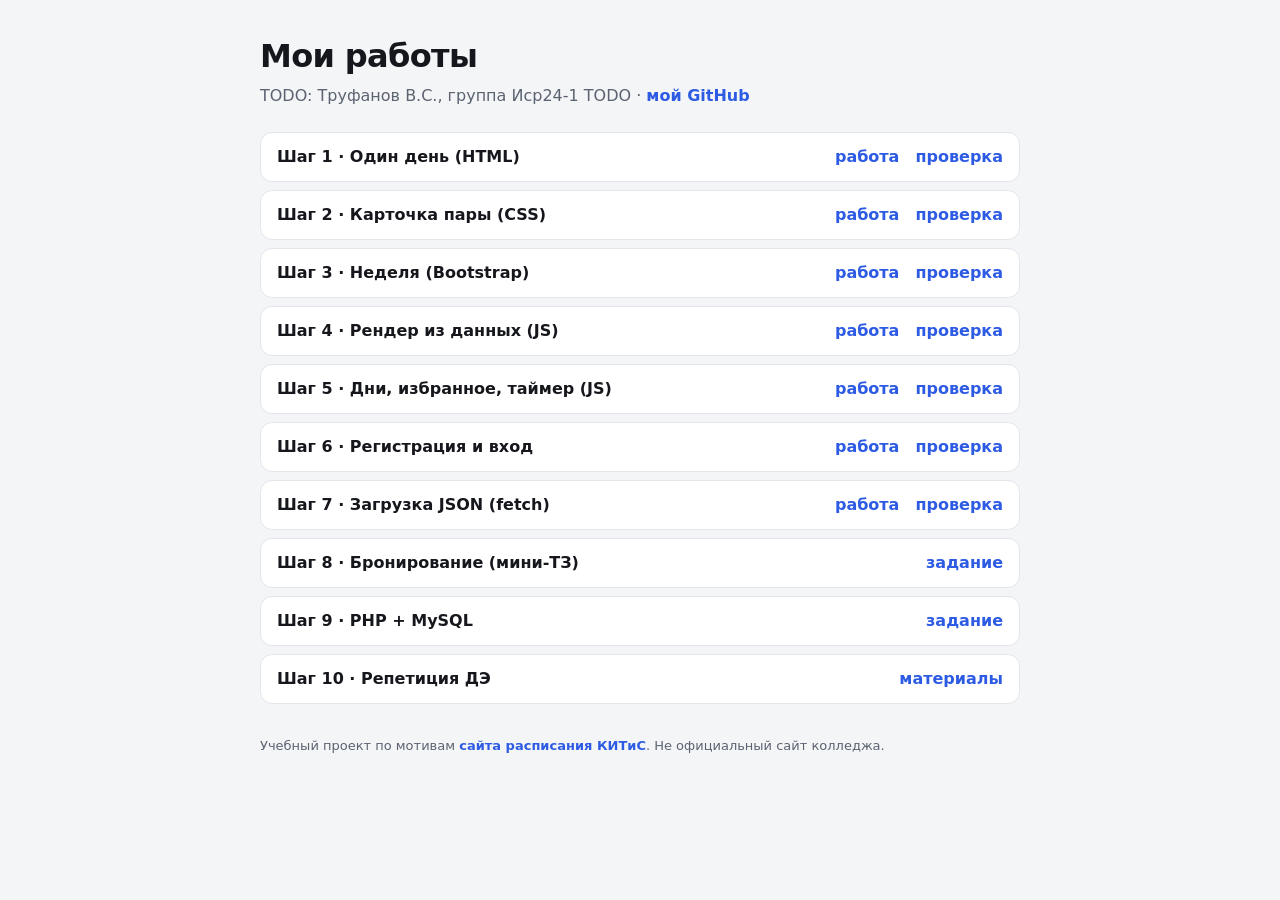
<file: index.html>
<!doctype html>
<html lang="ru">
<head>
  <meta charset="utf-8">
  <meta name="viewport" content="width=device-width, initial-scale=1">
  <!-- TODO (шаг 0): замени заголовок на «Расписание КИТиС · работы <Твоя фамилия>» -->
  <title>Мои работы · КИТиС-ДЭ</title>
  <style>
    body { margin: 0; background: #F4F5F7; color: #15171C; font: 16px/1.5 system-ui, -apple-system, 'Segoe UI', sans-serif; }
    main { max-width: 760px; margin: 0 auto; padding: 32px 16px 64px; }
    h1 { font-size: 32px; letter-spacing: -0.02em; margin: 0 0 4px; }
    .who { color: #5B6270; margin: 0 0 24px; }
    ul { list-style: none; padding: 0; display: grid; gap: 8px; }
    li { background: #fff; border: 1px solid #E3E6EB; border-radius: 12px; padding: 12px 16px; display: flex; flex-wrap: wrap; gap: 8px 16px; align-items: center; }
    li b { flex: 1 1 260px; }
    a { color: #2D5BE3; text-decoration: none; font-weight: 600; }
    a:hover { text-decoration: underline; }
    footer { color: #5B6270; font-size: 13px; margin-top: 32px; }
  </style>
</head>
<body>
<main>
  <h1>Мои работы</h1>
  <!-- TODO (шаг 0): впиши свои фамилию, имя и группу -->
  <p class="who">TODO: Труфанов В.С., группа Иср24-1 TODO · <a href="https://github.com/dinvinchester1982-maker">мой GitHub</a></p>

  <ul>
    <li><b>Шаг 1 · Один день (HTML)</b> <a href="steps/step-01-html/index.html">работа</a> <a href="steps/step-01-html/check.html">проверка</a></li>
    <li><b>Шаг 2 · Карточка пары (CSS)</b> <a href="steps/step-02-css/index.html">работа</a> <a href="steps/step-02-css/check.html">проверка</a></li>
    <li><b>Шаг 3 · Неделя (Bootstrap)</b> <a href="steps/step-03-bootstrap/index.html">работа</a> <a href="steps/step-03-bootstrap/check.html">проверка</a></li>
    <li><b>Шаг 4 · Рендер из данных (JS)</b> <a href="steps/step-04-js-data/index.html">работа</a> <a href="steps/step-04-js-data/check.html">проверка</a></li>
    <li><b>Шаг 5 · Дни, избранное, таймер (JS)</b> <a href="steps/step-05-js-events/index.html">работа</a> <a href="steps/step-05-js-events/check.html">проверка</a></li>
    <li><b>Шаг 6 · Регистрация и вход</b> <a href="steps/step-06-forms/index.html">работа</a> <a href="steps/step-06-forms/check.html">проверка</a></li>
    <li><b>Шаг 7 · Загрузка JSON (fetch)</b> <a href="steps/step-07-fetch/index.html">работа</a> <a href="steps/step-07-fetch/check.html">проверка</a></li>
    <li><b>Шаг 8 · Бронирование (мини-ТЗ)</b> <a href="steps/step-08-mini-tz/README.md">задание</a></li>
    <li><b>Шаг 9 · PHP + MySQL</b> <a href="steps/step-09-php-mysql/README.md">задание</a></li>
    <li><b>Шаг 10 · Репетиция ДЭ</b> <a href="steps/step-10-mock-exam/README.md">материалы</a></li>
  </ul>

  <footer>Учебный проект по мотивам <a href="https://berezovskija124-ctrl.github.io/kitis/desktop.html">сайта расписания КИТиС</a>. Не официальный сайт колледжа.</footer>
</main>
</body>
</html>
</file>
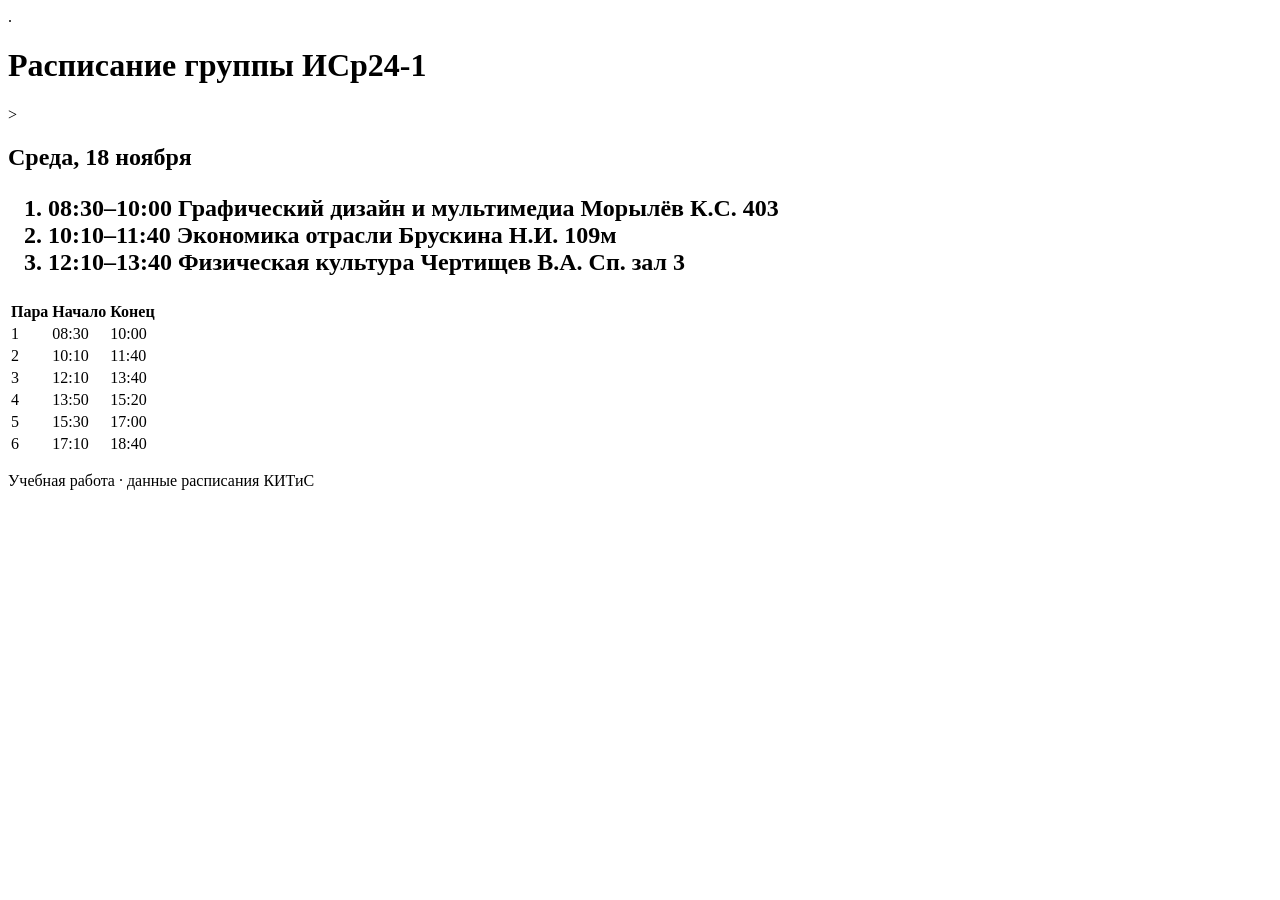
<file: steps/step-01-html/index.html>
<!doctype html>
<html lang="ru">
<head>
<meta charset="utf-8">
<meta name="viewport" content="width=device-width, initial-scale=1">
<title> Расписание ИСр24-1 · среда</title>.
</head>
<body>

<header> <h1>Расписание группы ИСр24-1</h1> >

<main>
  <section>
    <h2>
      Среда, 18 ноября
      <ol>
        <li>  
          <time>08:30–10:00</time>
          Графический дизайн и мультимедиа	Морылёв К.С.	403</li>
        <li>
          <time>10:10–11:40</time>
          Экономика отрасли	Брускина Н.И.	109м</li>
        <li>
          <time>12:10–13:40</time>
          Физическая культура	Чертищев В.А.	Сп. зал 3</li>
      </ol>
    </h2>
  </section>
  <table>
    <thead>
      <tr>
        <th> Пара </th>
        <th> Начало </th>
        <th> Конец </th>
      </tr>
    </thead>
    <tbody>
      <tr>
        <td>1</td>
        <td>08:30</td>
        <td>10:00</td>
      </tr>
      <tr>
        <td>2</td>
        <td>10:10</td>
        <td>11:40</td>
      </tr>
      <tr>
        <td>3</td>
        <td>12:10</td>
        <td>13:40</td>
      </tr>
      <tr>
        <td>4</td>
        <td>13:50</td>
        <td>15:20</td>
      </tr>
      <tr>
        <td>5</td>
        <td>15:30</td>
        <td>17:00</td>
      </tr>
      <tr>
        <td>6</td>
        <td>17:10</td>
        <td>18:40</td>
      </tr>
    </tbody>
  </table>
</main>

<footer>
  <p>Учебная работа · данные расписания КИТиС</p>
</footer>

</body>
</html>
</file>
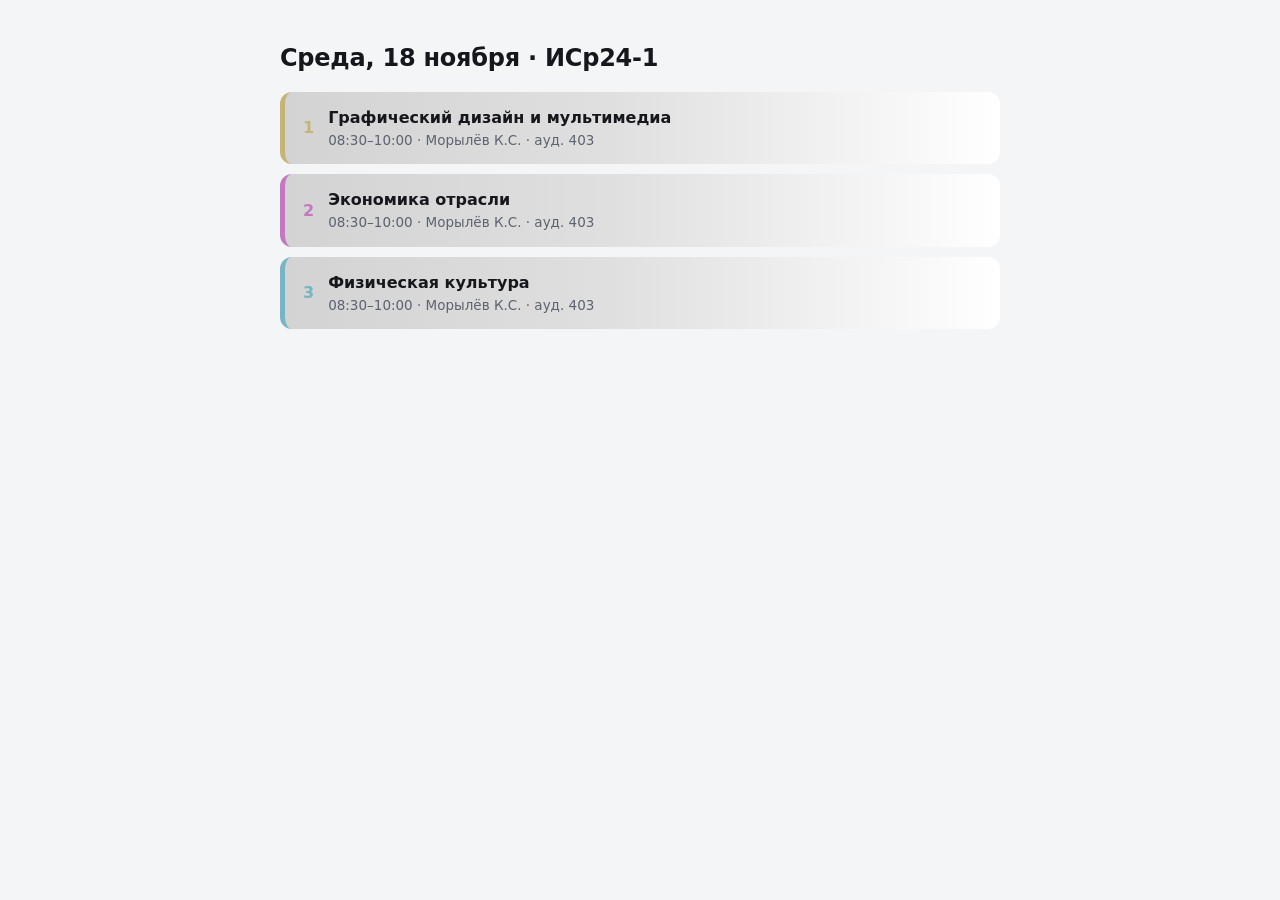
<file: steps/step-02-css/index.html>
<!doctype html>
<html lang="ru">
<head>
<meta charset="utf-8">
<meta name="viewport" content="width=device-width, initial-scale=1">
<title>Шаг 2 · Карточка пары</title>
<link rel="stylesheet" href="style.css">
</head>
<body>
<main>
<h1>Среда, 18 ноября · ИСр24-1</h1>

<div class="lessons">
    <div class="lesson-card" style="--subject-color:#c4b478">
    <span class="lesson-num">1</span>
    <div class="lesson-body">
      <div class="lesson-subject">Графический дизайн и мультимедиа</div>
      <div class="lesson-meta">08:30–10:00 · Морылёв К.С. · ауд. 403</div>
    </div>
  </div>
    <div class="lesson-card" style="--subject-color:#c478c2">
    <span class="lesson-num">2</span>
    <div class="lesson-body">
      <div class="lesson-subject">Экономика отрасли</div>
      <div class="lesson-meta">08:30–10:00 · Морылёв К.С. · ауд. 403</div>
    </div>
  </div>
    <div class="lesson-card" style="--subject-color:#78b5c4">
    <span class="lesson-num">3</span>
    <div class="lesson-body">
      <div class="lesson-subject">Физическая культура</div>
      <div class="lesson-meta">08:30–10:00 · Морылёв К.С. · ауд. 403</div>
    </div>
  </div>

    <style>
      .lessons { gap: 10px }
      .lesson-card { display: flex; align-items: center; gap: 14px; 
      border-left: 5px solid var(--subject-color); border-radius: 12px; padding: 14px 18px;
      background: linear-gradient(90deg,  #d3d3d3 0%,  #dfdfdf 45%, #FFFFFF 100%);}
      .lesson-num {40×40px, border-radius: 10px, #FFFFFF, border: 1px solid #E3E6EB;
      color: var(--subject-color); font-weight: 700;}
      
    </style>
</div>

</main>
</body>
</html>
</file>
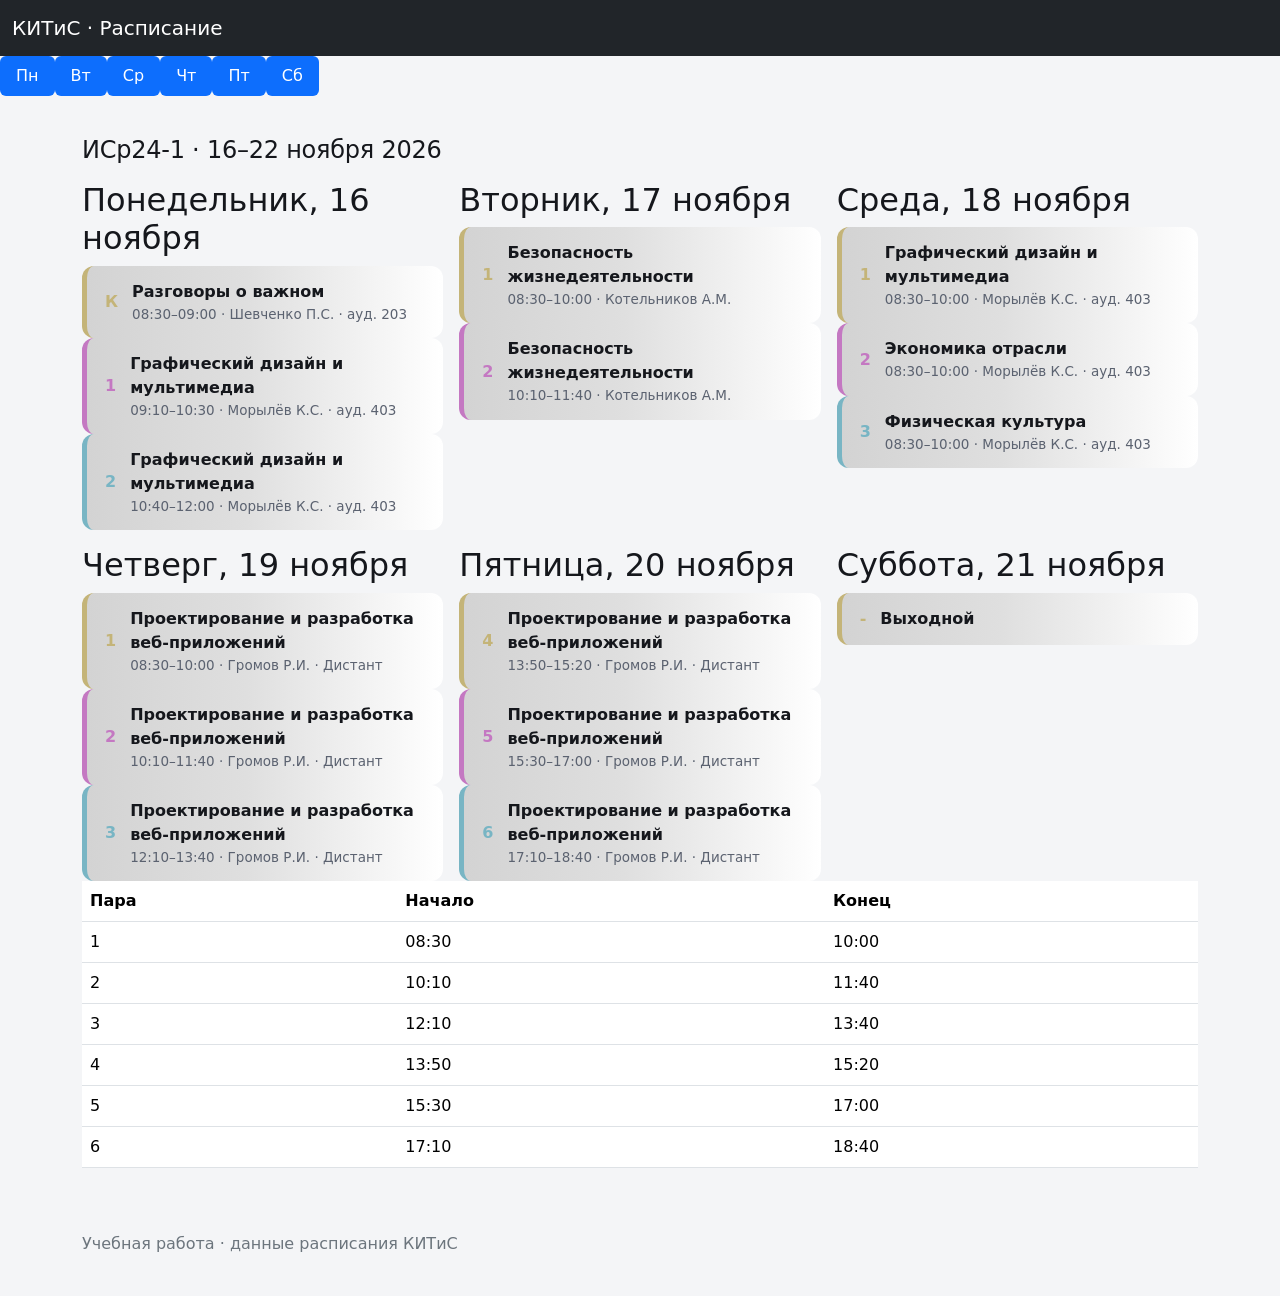
<file: steps/step-03-bootstrap/index.html>
<!doctype html>
<html lang="ru">
<head>
<meta charset="utf-8">
<meta name="viewport" content="width=device-width, initial-scale=1">
<title>Шаг 3 · Неделя на Bootstrap</title>
<link rel="stylesheet" href="vendor/bootstrap.min.css">
<link rel="stylesheet" href="style.css">
</head>
<body>


<nav class="navbar navbar-dark bg-dark">
  <div class="container-fluid">
    <span class="navbar-brand">КИТиС · Расписание</span>
  </div>
</nav>

  <ul class="nav nav-pills">
    <li class="nav-item"><a class="nav-link active" href="#">Пн</a></li>
    <li class="nav-item"><a class="nav-link active" href="#">Вт</a></li>
    <li class="nav-item"><a class="nav-link active" href="#">Ср</a></li>
    <li class="nav-item"><a class="nav-link active" href="#">Чт</a></li>
    <li class="nav-item"><a class="nav-link active" href="#">Пт</a></li>
    <li class="nav-item"><a class="nav-link active" href="#">Сб</a></li>
  </ul>


<main class="container">
  <h1 class="my-3">ИСр24-1 · 16–22 ноября 2026</h1>

  <div class="row g-3">
    <div class="col-12 col-md-6 col-xl-4 day-card">
      <h2>Понедельник, 16 ноября</h2>
<div class="lessons">
    <div class="lesson-card" style="--subject-color:#c4b478">
    <span class="lesson-num">К</span>
    <div class="lesson-body">
      <div class="lesson-subject">Разговоры о важном</div>
      <div class="lesson-meta">08:30–09:00 · Шевченко П.С. · ауд. 203</div>
    </div>
  </div>
    <div class="lesson-card" style="--subject-color:#c478c2">
    <span class="lesson-num">1</span>
    <div class="lesson-body">
      <div class="lesson-subject">Графический дизайн и мультимедиа</div>
      <div class="lesson-meta">09:10–10:30 · Морылёв К.С. · ауд. 403</div>
    </div>
  </div>
    <div class="lesson-card" style="--subject-color:#78b5c4">
    <span class="lesson-num">2</span>
    <div class="lesson-body">
      <div class="lesson-subject">Графический дизайн и мультимедиа</div>
      <div class="lesson-meta">10:40–12:00 · Морылёв К.С. · ауд. 403</div>
    </div>
  </div>
</div>
    </div>
    <div class="col-12 col-md-6 col-xl-4 day-card">
      <h2>Вторник, 17 ноября</h2>
<div class="lessons">
    <div class="lesson-card" style="--subject-color:#c4b478">
    <span class="lesson-num">1</span>
    <div class="lesson-body">
      <div class="lesson-subject">Безопасность жизнедеятельности</div>
      <div class="lesson-meta">08:30–10:00 · Котельников А.М.</div>
    </div>
  </div>
    <div class="lesson-card" style="--subject-color:#c478c2">
    <span class="lesson-num">2</span>
    <div class="lesson-body">
      <div class="lesson-subject">Безопасность жизнедеятельности</div>
      <div class="lesson-meta">10:10–11:40 · Котельников А.М.</div>
    </div>
  </div>
</div>
    </div>
    <div class="col-12 col-md-6 col-xl-4 day-card">
      <h2>Среда, 18 ноября</h2>
<div class="lessons">
    <div class="lesson-card" style="--subject-color:#c4b478">
    <span class="lesson-num">1</span>
    <div class="lesson-body">
      <div class="lesson-subject">Графический дизайн и мультимедиа</div>
      <div class="lesson-meta">08:30–10:00 · Морылёв К.С. · ауд. 403</div>
    </div>
  </div>
    <div class="lesson-card" style="--subject-color:#c478c2">
    <span class="lesson-num">2</span>
    <div class="lesson-body">
      <div class="lesson-subject">Экономика отрасли</div>
      <div class="lesson-meta">08:30–10:00 · Морылёв К.С. · ауд. 403</div>
    </div>
  </div>
    <div class="lesson-card" style="--subject-color:#78b5c4">
    <span class="lesson-num">3</span>
    <div class="lesson-body">
      <div class="lesson-subject">Физическая культура</div>
      <div class="lesson-meta">08:30–10:00 · Морылёв К.С. · ауд. 403</div>
    </div>
  </div>
</div>
    </div>
    <div class="col-12 col-md-6 col-xl-4 day-card">
      <h2>Четверг, 19 ноября</h2>
<div class="lessons">
    <div class="lesson-card" style="--subject-color:#c4b478">
    <span class="lesson-num">1</span>
    <div class="lesson-body">
      <div class="lesson-subject">Проектирование и разработка веб-приложений</div>
      <div class="lesson-meta">08:30–10:00 · Громов Р.И. · Дистант</div>
    </div>
  </div>
    <div class="lesson-card" style="--subject-color:#c478c2">
    <span class="lesson-num">2</span>
    <div class="lesson-body">
      <div class="lesson-subject">Проектирование и разработка веб-приложений</div>
      <div class="lesson-meta">10:10–11:40 · Громов Р.И. · Дистант</div>
    </div>
  </div>
    <div class="lesson-card" style="--subject-color:#78b5c4">
    <span class="lesson-num">3</span>
    <div class="lesson-body">
      <div class="lesson-subject">Проектирование и разработка веб-приложений</div>
      <div class="lesson-meta">12:10–13:40 · Громов Р.И. · Дистант</div>
    </div>
  </div>
</div>
    </div>
    <div class="col-12 col-md-6 col-xl-4 day-card">
      <h2>Пятница, 20 ноября</h2>
<div class="lessons">
    <div class="lesson-card" style="--subject-color:#c4b478">
    <span class="lesson-num">4</span>
    <div class="lesson-body">
      <div class="lesson-subject"> Проектирование и разработка веб-приложений </div>
      <div class="lesson-meta">13:50–15:20 · Громов Р.И. · Дистант</div>
    </div>
  </div>
    <div class="lesson-card" style="--subject-color:#c478c2">
    <span class="lesson-num">5</span>
    <div class="lesson-body">
      <div class="lesson-subject"> Проектирование и разработка веб-приложений </div>
      <div class="lesson-meta">15:30–17:00 · Громов Р.И. · Дистант</div>
    </div>
  </div>
    <div class="lesson-card" style="--subject-color:#78b5c4">
    <span class="lesson-num">6</span>
    <div class="lesson-body">
      <div class="lesson-subject"> Проектирование и разработка веб-приложений </div>
      <div class="lesson-meta">17:10–18:40 · Громов Р.И. · Дистант</div>
    </div>
  </div>
</div>
    </div>
    <div class="col-12 col-md-6 col-xl-4 day-card">
      <h2>Суббота, 21 ноября</h2>
<div class="lessons">
    <div class="lesson-card" style="--subject-color:#c4b478">
    <span class="lesson-num">-</span>
    <div class="lesson-body">
      <div class="lesson-subject">Выходной</div>
      <div class="lesson-meta"></div>
    </div>
  </div>
</div>
    </div>
  </div>

  <table class="table">
    <thead><tr><th>Пара</th><th>Начало</th><th>Конец</th></tr></thead>
    <tbody>
      <tr>
        <td>1</td>
        <td>08:30</td>
        <td>10:00</td>
      </tr>
      <tbody>
      <tr>
        <td>2</td>
        <td>10:10</td>
        <td>11:40</td>
      </tr>
            <tr>
        <td>3</td>
        <td>12:10</td>
        <td>13:40</td>
      </tr>
            <tr>
        <td>4</td>
        <td>13:50</td>
        <td>15:20</td>
      </tr>
            <tr>
        <td>5</td>
        <td>15:30</td>
        <td>17:00</td>
      </tr>
            <tr>
        <td>6</td>
        <td>17:10</td>
        <td>18:40</td>
      </tr>
      
  </table>
</main>

<footer class="container py-4">
  <p class="text-secondary">Учебная работа · данные расписания КИТиС</p>
</footer>

</body>
</html>
</file>
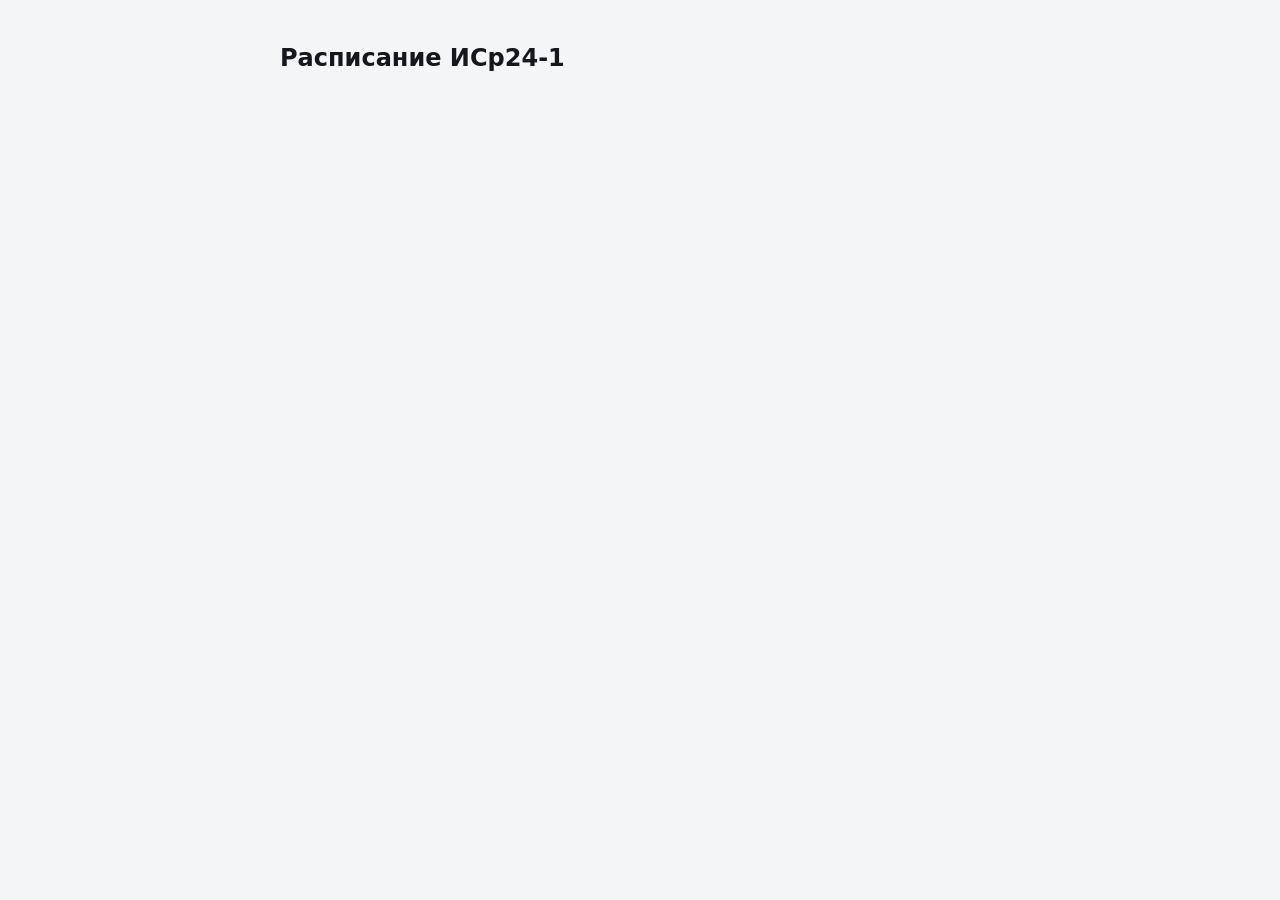
<file: steps/step-04-js-data/index.html>
<!doctype html>
<html lang="ru">
<head>
<meta charset="utf-8">
<meta name="viewport" content="width=device-width, initial-scale=1">
<title>Шаг 4 · Рендер дня из данных</title>
<link rel="stylesheet" href="style.css">
<!-- Данные: после подключения доступен глобальный объект SCHEDULE -->
<script src="../../data/schedule.js"></script>
</head>
<body>
<main>
<h1>Расписание ИСр24-1</h1>
<!-- Сюда renderDay() рисует день -->
<div id="app"></div>
</main>
<!-- Обычный скрипт, НЕ type="module": renderDay должна быть глобальной -->
<script src="script.js"></script>
</body>
</html>
</file>
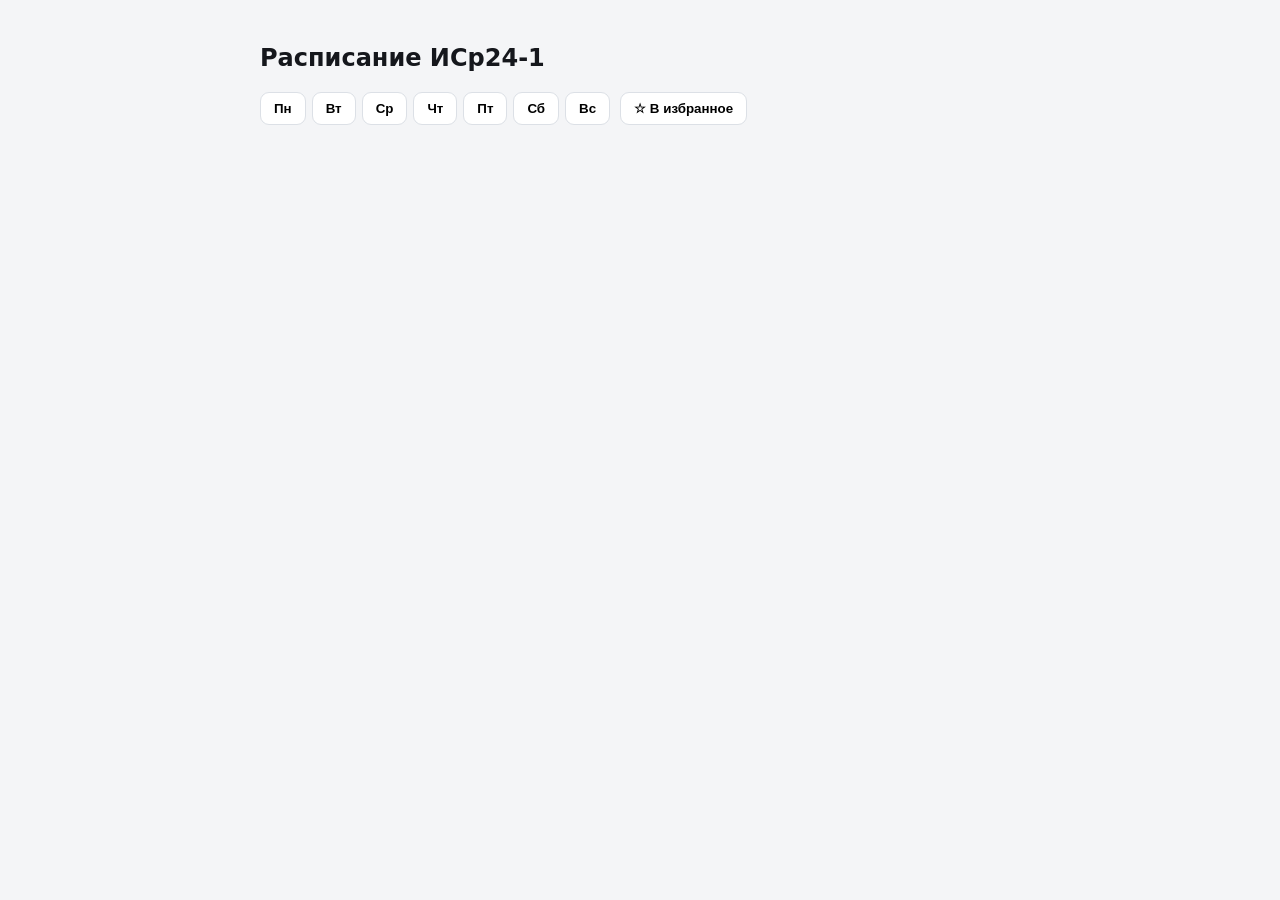
<file: steps/step-05-js-events/index.html>
<!doctype html>
<html lang="ru">
<head>
<meta charset="utf-8">
<meta name="viewport" content="width=device-width, initial-scale=1">
<title>Шаг 5 · Дни, избранное, таймер</title>
<link rel="stylesheet" href="style.css">
<script src="../../data/schedule.js"></script>
</head>
<body>
<main>
<h1>Расписание ИСр24-1</h1>

<div class="toolbar">
  <div class="days">
    <button class="day-btn" data-day="0">Пн</button>
    <button class="day-btn" data-day="1">Вт</button>
    <button class="day-btn" data-day="2">Ср</button>
    <button class="day-btn" data-day="3">Чт</button>
    <button class="day-btn" data-day="4">Пт</button>
    <button class="day-btn" data-day="5">Сб</button>
    <button class="day-btn" data-day="6">Вс</button>
  </div>
  <button id="fav-btn" aria-pressed="false">☆ В избранное</button>
  <span id="timer"></span>
</div>

<div id="app"></div>
</main>
<script src="script.js"></script>
</body>
</html>
</file>
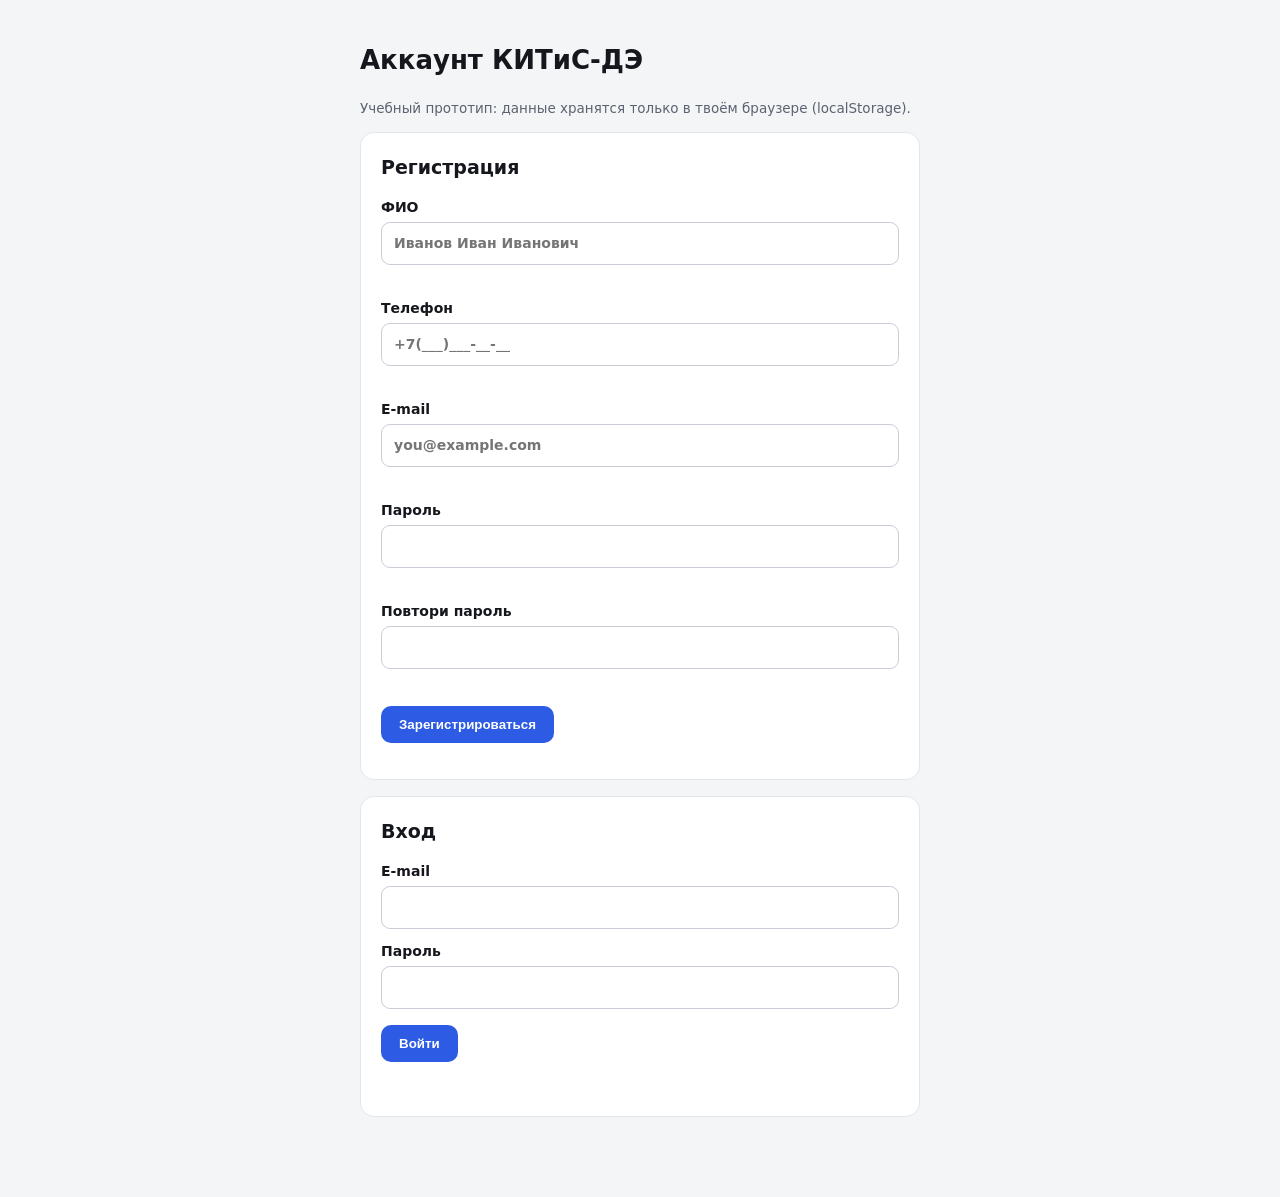
<file: steps/step-06-forms/index.html>
<!doctype html>
<html lang="ru">
<head>
<meta charset="utf-8">
<meta name="viewport" content="width=device-width, initial-scale=1">
<title>Шаг 6 · Регистрация и вход</title>
<link rel="stylesheet" href="style.css">
</head>
<body>
<main>
<h1>Аккаунт КИТиС-ДЭ</h1>
<p class="note">Учебный прототип: данные хранятся только в твоём браузере (localStorage).</p>

<section>
<h2>Регистрация</h2>
<form id="reg-form" novalidate>
  <label>ФИО
    <input id="fio" name="fio" type="text" placeholder="Иванов Иван Иванович" autocomplete="name">
  </label>
  <span class="field-error" data-error-for="fio"></span>

  <label>Телефон
    <input id="phone" name="phone" type="tel" placeholder="+7(___)___-__-__" autocomplete="tel">
  </label>
  <span class="field-error" data-error-for="phone"></span>

  <label>E-mail
    <input id="email" name="email" type="email" placeholder="you@example.com" autocomplete="email">
  </label>
  <span class="field-error" data-error-for="email"></span>

  <label>Пароль
    <input id="password" name="password" type="password" autocomplete="new-password">
  </label>
  <span class="field-error" data-error-for="password"></span>

  <label>Повтори пароль
    <input id="password2" name="password2" type="password" autocomplete="new-password">
  </label>
  <span class="field-error" data-error-for="password2"></span>

  <button type="submit">Зарегистрироваться</button>
  <p id="reg-success" class="success"></p>
</form>
</section>

<section>
<h2>Вход</h2>
<form id="login-form" novalidate>
  <label>E-mail
    <input id="login-email" type="email" autocomplete="email">
  </label>
  <label>Пароль
    <input id="login-password" type="password" autocomplete="current-password">
  </label>
  <button type="submit">Войти</button>
  <p id="login-error" class="field-error"></p>
</form>
</section>
</main>
<script src="script.js"></script>
</body>
</html>
</file>
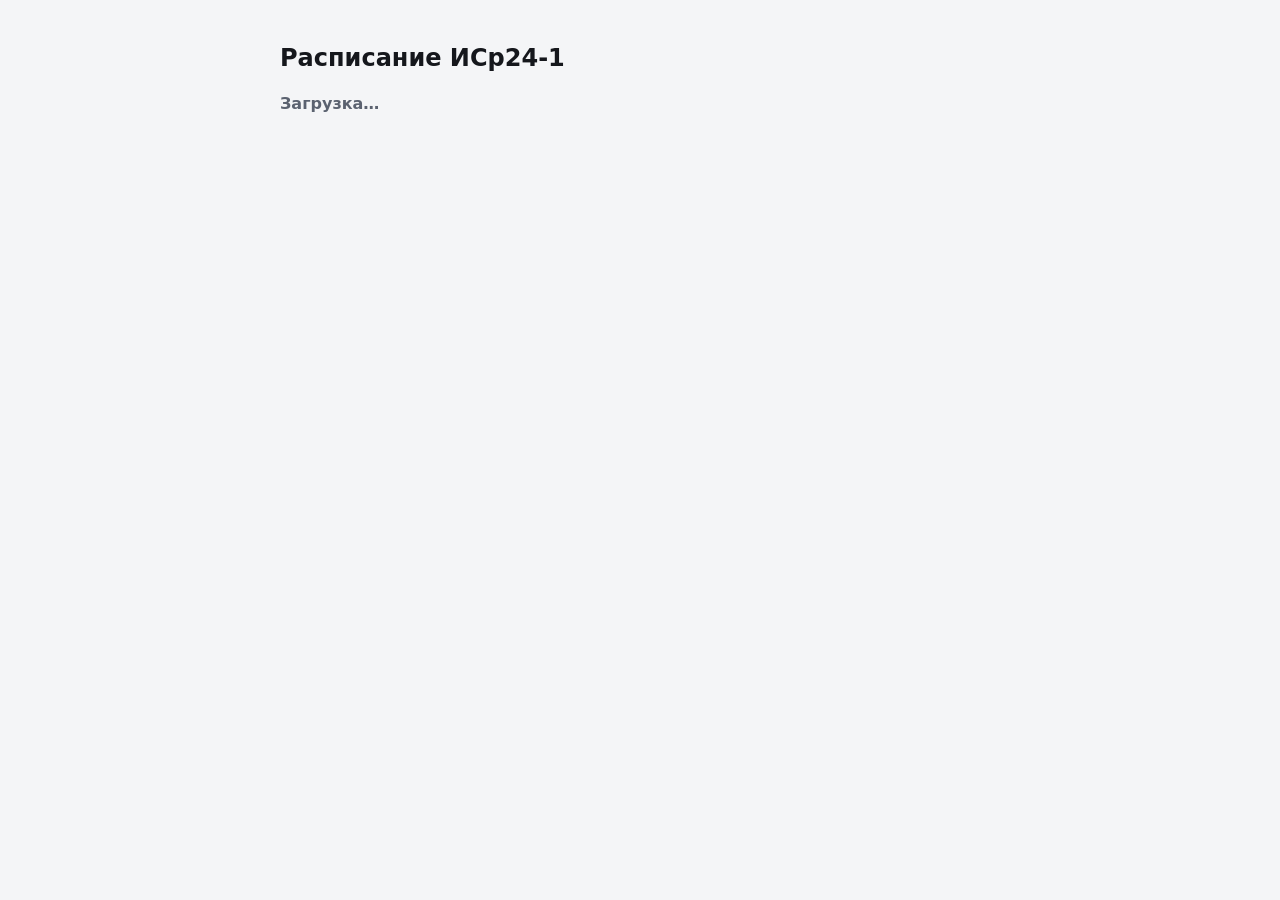
<file: steps/step-07-fetch/index.html>
<!doctype html>
<html lang="ru">
<head>
<meta charset="utf-8">
<meta name="viewport" content="width=device-width, initial-scale=1">
<title>Шаг 7 · Загрузка JSON</title>
<link rel="stylesheet" href="style.css">
</head>
<body>
<main>
<h1>Расписание ИСр24-1</h1>
<p id="status">Загрузка…</p>
<button id="retry" hidden>Повторить</button>
<div id="app"></div>
</main>
<script src="script.js"></script>
</body>
</html>
</file>
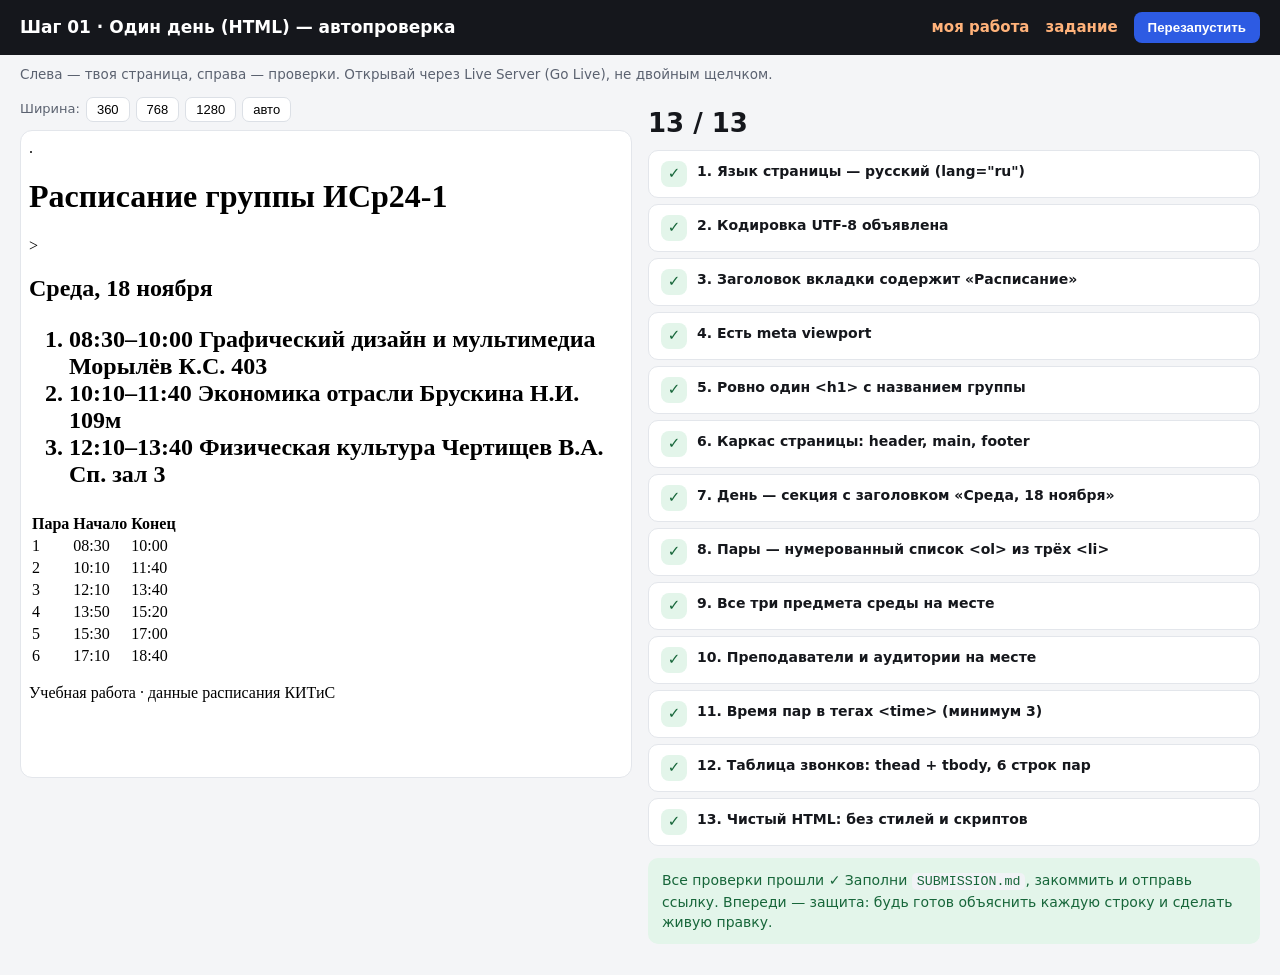
<file: steps/step-01-html/check.html>
<!doctype html>
<html lang="ru">
<head>
<meta charset="utf-8">
<meta name="viewport" content="width=device-width, initial-scale=1">
<title>Проверка · Шаг 01 · HTML</title>
<link rel="stylesheet" href="../../tools/checker.css">
</head>
<body>
<header class="top">
<h1>Шаг 01 · Один день (HTML) — автопроверка</h1>
<a href="index.html">моя работа</a>
<a href="README.md">задание</a>
<button onclick="location.reload()">Перезапустить</button>
</header>
<p class="lead">Слева — твоя страница, справа — проверки. Открывай через Live Server (Go Live), не двойным щелчком.</p>
<main class="wrap">
<section class="pane">
<div class="sizes">Ширина:
<button data-w="360">360</button><button data-w="768">768</button><button data-w="1280">1280</button><button data-w="">авто</button>
</div>
<iframe id="frame" title="Твоя работа"></iframe>
</section>
<aside class="pane">
<div id="summary" class="summary">…</div>
<ol id="checks"></ol>
<div id="verdict" class="verdict"></div>
</aside>
</main>
<script src="../../tools/checker.js"></script>
<script src="checks.js"></script>
<script>
document.querySelectorAll('.sizes button').forEach(function (b) {
  b.addEventListener('click', function () {
    document.getElementById('frame').style.width = b.dataset.w ? b.dataset.w + 'px' : '';
  });
});
</script>
</body>
</html>
</file>
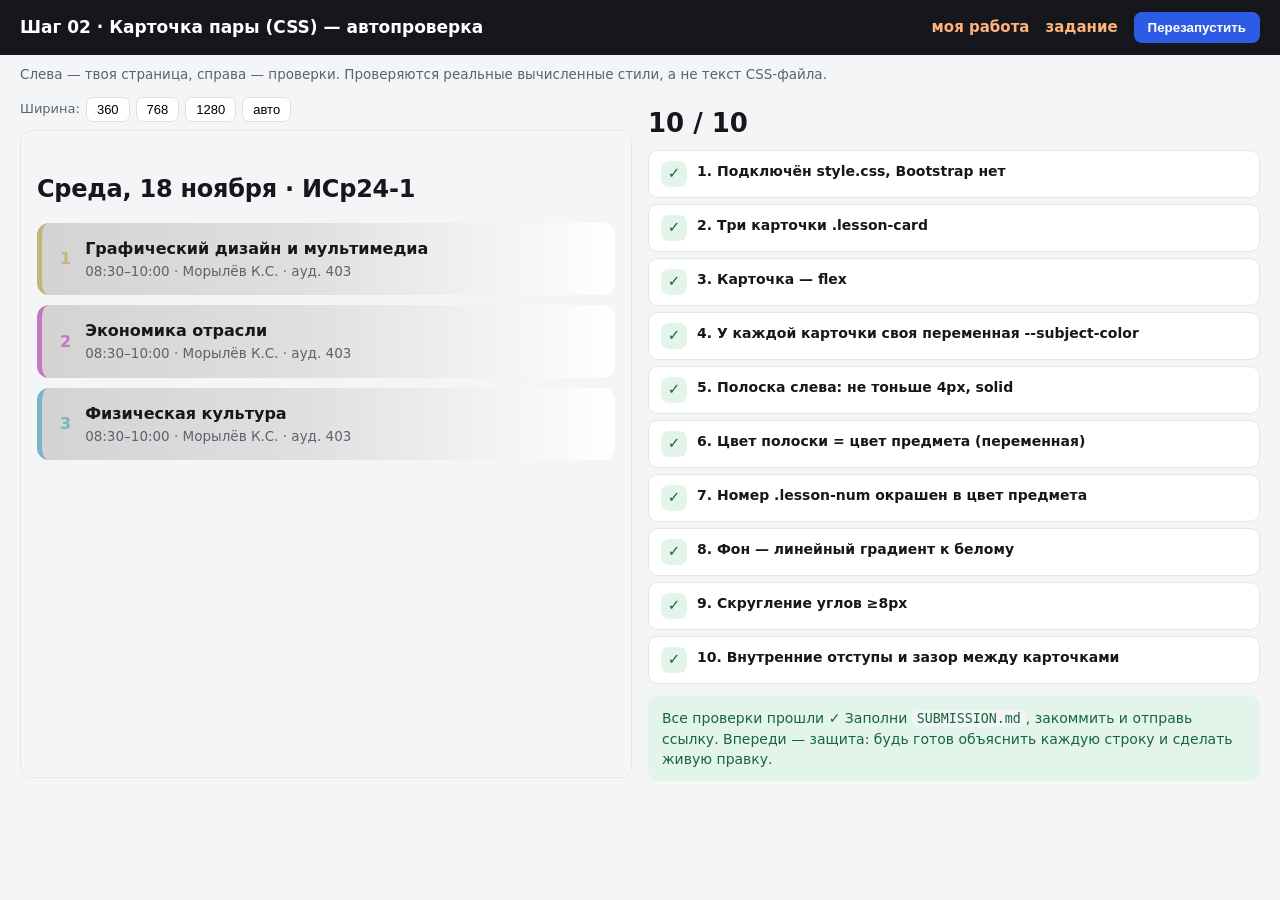
<file: steps/step-02-css/check.html>
<!doctype html>
<html lang="ru">
<head>
<meta charset="utf-8">
<meta name="viewport" content="width=device-width, initial-scale=1">
<title>Проверка · Шаг 02 · CSS</title>
<link rel="stylesheet" href="../../tools/checker.css">
</head>
<body>
<header class="top">
<h1>Шаг 02 · Карточка пары (CSS) — автопроверка</h1>
<a href="index.html">моя работа</a>
<a href="README.md">задание</a>
<button onclick="location.reload()">Перезапустить</button>
</header>
<p class="lead">Слева — твоя страница, справа — проверки. Проверяются реальные вычисленные стили, а не текст CSS-файла.</p>
<main class="wrap">
<section class="pane">
<div class="sizes">Ширина:
<button data-w="360">360</button><button data-w="768">768</button><button data-w="1280">1280</button><button data-w="">авто</button>
</div>
<iframe id="frame" title="Твоя работа"></iframe>
</section>
<aside class="pane">
<div id="summary" class="summary">…</div>
<ol id="checks"></ol>
<div id="verdict" class="verdict"></div>
</aside>
</main>
<script src="../../tools/checker.js"></script>
<script src="checks.js"></script>
<script>
document.querySelectorAll('.sizes button').forEach(function (b) {
  b.addEventListener('click', function () {
    document.getElementById('frame').style.width = b.dataset.w ? b.dataset.w + 'px' : '';
  });
});
</script>
</body>
</html>
</file>
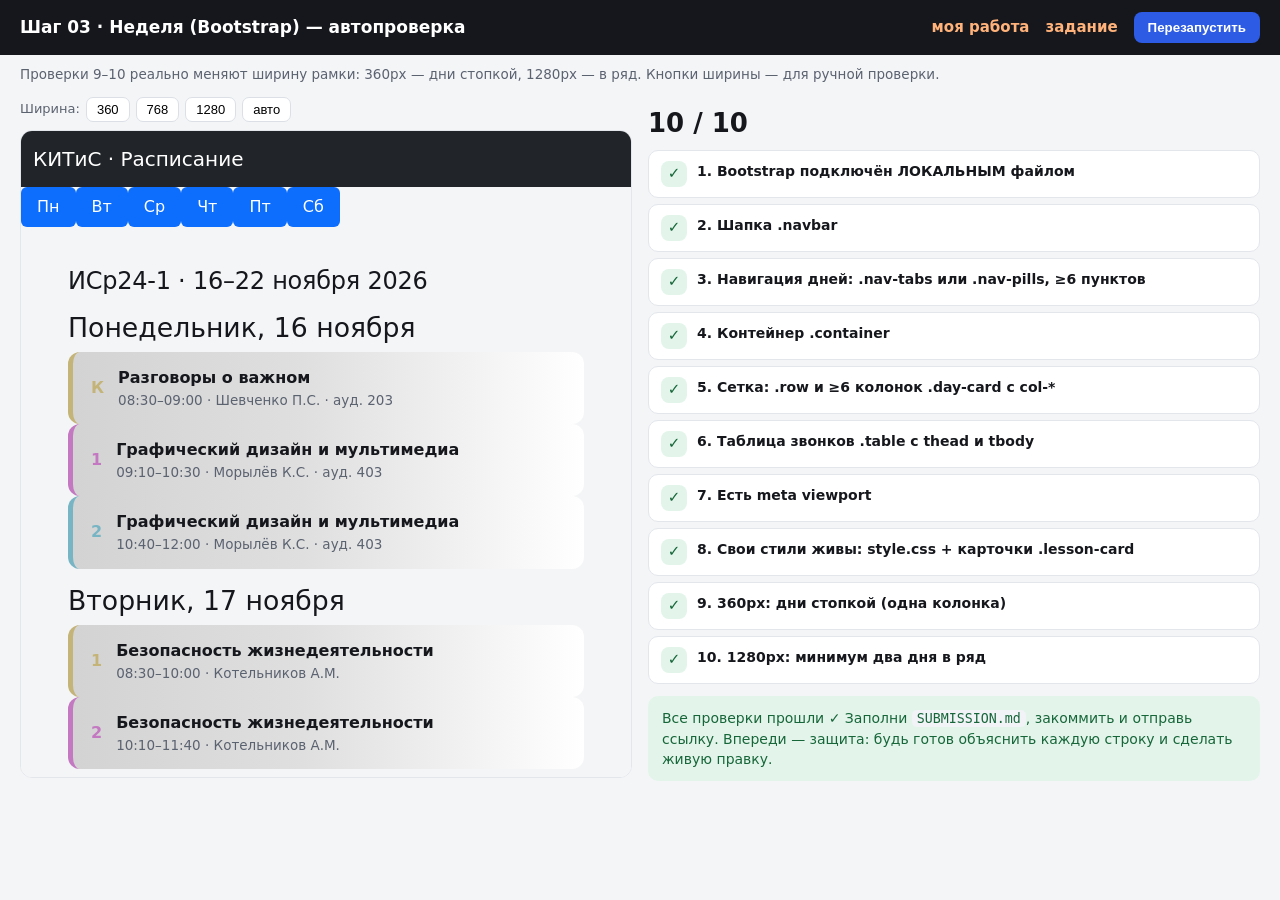
<file: steps/step-03-bootstrap/check.html>
<!doctype html>
<html lang="ru">
<head>
<meta charset="utf-8">
<meta name="viewport" content="width=device-width, initial-scale=1">
<title>Проверка · Шаг 03 · Bootstrap</title>
<link rel="stylesheet" href="../../tools/checker.css">
</head>
<body>
<header class="top">
<h1>Шаг 03 · Неделя (Bootstrap) — автопроверка</h1>
<a href="index.html">моя работа</a>
<a href="README.md">задание</a>
<button onclick="location.reload()">Перезапустить</button>
</header>
<p class="lead">Проверки 9–10 реально меняют ширину рамки: 360px — дни стопкой, 1280px — в ряд. Кнопки ширины — для ручной проверки.</p>
<main class="wrap">
<section class="pane">
<div class="sizes">Ширина:
<button data-w="360">360</button><button data-w="768">768</button><button data-w="1280">1280</button><button data-w="">авто</button>
</div>
<iframe id="frame" title="Твоя работа"></iframe>
</section>
<aside class="pane">
<div id="summary" class="summary">…</div>
<ol id="checks"></ol>
<div id="verdict" class="verdict"></div>
</aside>
</main>
<script src="../../tools/checker.js"></script>
<script src="checks.js"></script>
<script>
document.querySelectorAll('.sizes button').forEach(function (b) {
  b.addEventListener('click', function () {
    document.getElementById('frame').style.width = b.dataset.w ? b.dataset.w + 'px' : '';
  });
});
</script>
</body>
</html>
</file>
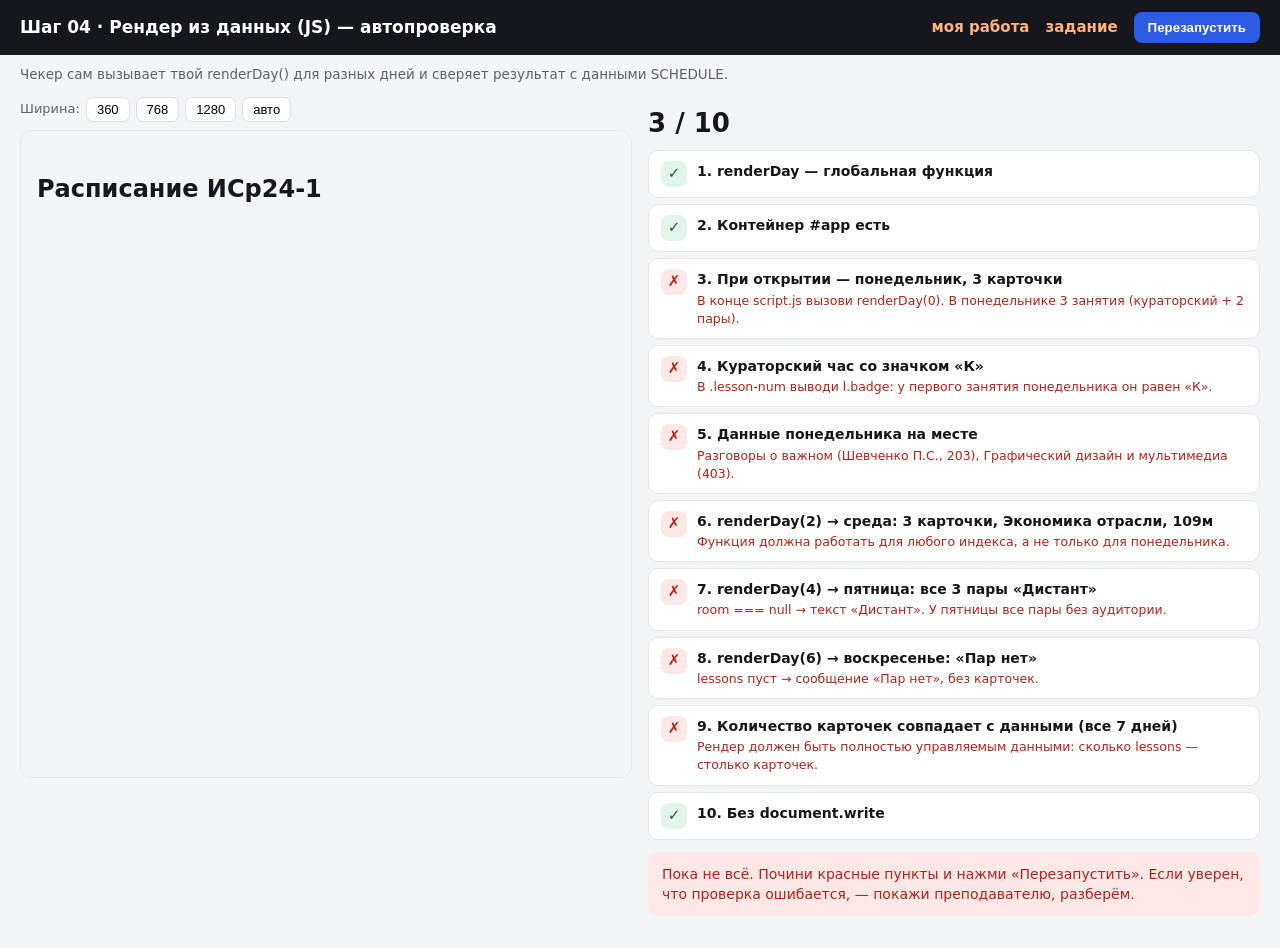
<file: steps/step-04-js-data/check.html>
<!doctype html>
<html lang="ru">
<head>
<meta charset="utf-8">
<meta name="viewport" content="width=device-width, initial-scale=1">
<title>Проверка · Шаг 04 · JS-данные</title>
<link rel="stylesheet" href="../../tools/checker.css">
</head>
<body>
<header class="top">
<h1>Шаг 04 · Рендер из данных (JS) — автопроверка</h1>
<a href="index.html">моя работа</a>
<a href="README.md">задание</a>
<button onclick="location.reload()">Перезапустить</button>
</header>
<p class="lead">Чекер сам вызывает твой renderDay() для разных дней и сверяет результат с данными SCHEDULE.</p>
<main class="wrap">
<section class="pane">
<div class="sizes">Ширина:
<button data-w="360">360</button><button data-w="768">768</button><button data-w="1280">1280</button><button data-w="">авто</button>
</div>
<iframe id="frame" title="Твоя работа"></iframe>
</section>
<aside class="pane">
<div id="summary" class="summary">…</div>
<ol id="checks"></ol>
<div id="verdict" class="verdict"></div>
</aside>
</main>
<script src="../../tools/checker.js"></script>
<!-- Те же данные, что у студента: чекер сверяет с ними -->
<script src="../../data/schedule.js"></script>
<script src="checks.js"></script>
<script>
document.querySelectorAll('.sizes button').forEach(function (b) {
  b.addEventListener('click', function () {
    document.getElementById('frame').style.width = b.dataset.w ? b.dataset.w + 'px' : '';
  });
});
</script>
</body>
</html>
</file>
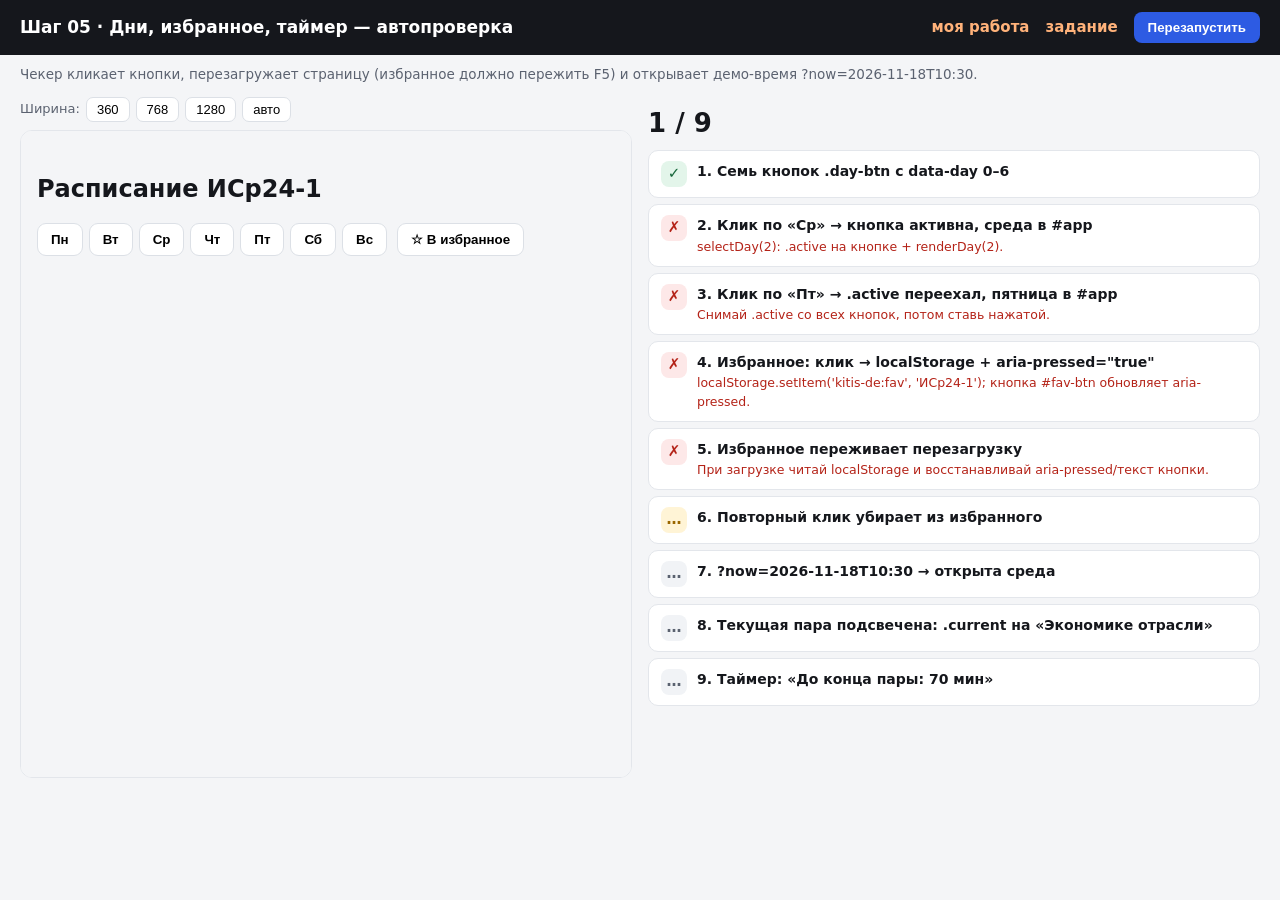
<file: steps/step-05-js-events/check.html>
<!doctype html>
<html lang="ru">
<head>
<meta charset="utf-8">
<meta name="viewport" content="width=device-width, initial-scale=1">
<title>Проверка · Шаг 05 · JS-события</title>
<link rel="stylesheet" href="../../tools/checker.css">
</head>
<body>
<header class="top">
<h1>Шаг 05 · Дни, избранное, таймер — автопроверка</h1>
<a href="index.html">моя работа</a>
<a href="README.md">задание</a>
<button onclick="location.reload()">Перезапустить</button>
</header>
<p class="lead">Чекер кликает кнопки, перезагружает страницу (избранное должно пережить F5) и открывает демо-время ?now=2026-11-18T10:30.</p>
<main class="wrap">
<section class="pane">
<div class="sizes">Ширина:
<button data-w="360">360</button><button data-w="768">768</button><button data-w="1280">1280</button><button data-w="">авто</button>
</div>
<iframe id="frame" title="Твоя работа"></iframe>
</section>
<aside class="pane">
<div id="summary" class="summary">…</div>
<ol id="checks"></ol>
<div id="verdict" class="verdict"></div>
</aside>
</main>
<script src="../../tools/checker.js"></script>
<script src="../../data/schedule.js"></script>
<script src="checks.js"></script>
<script>
document.querySelectorAll('.sizes button').forEach(function (b) {
  b.addEventListener('click', function () {
    document.getElementById('frame').style.width = b.dataset.w ? b.dataset.w + 'px' : '';
  });
});
</script>
</body>
</html>
</file>
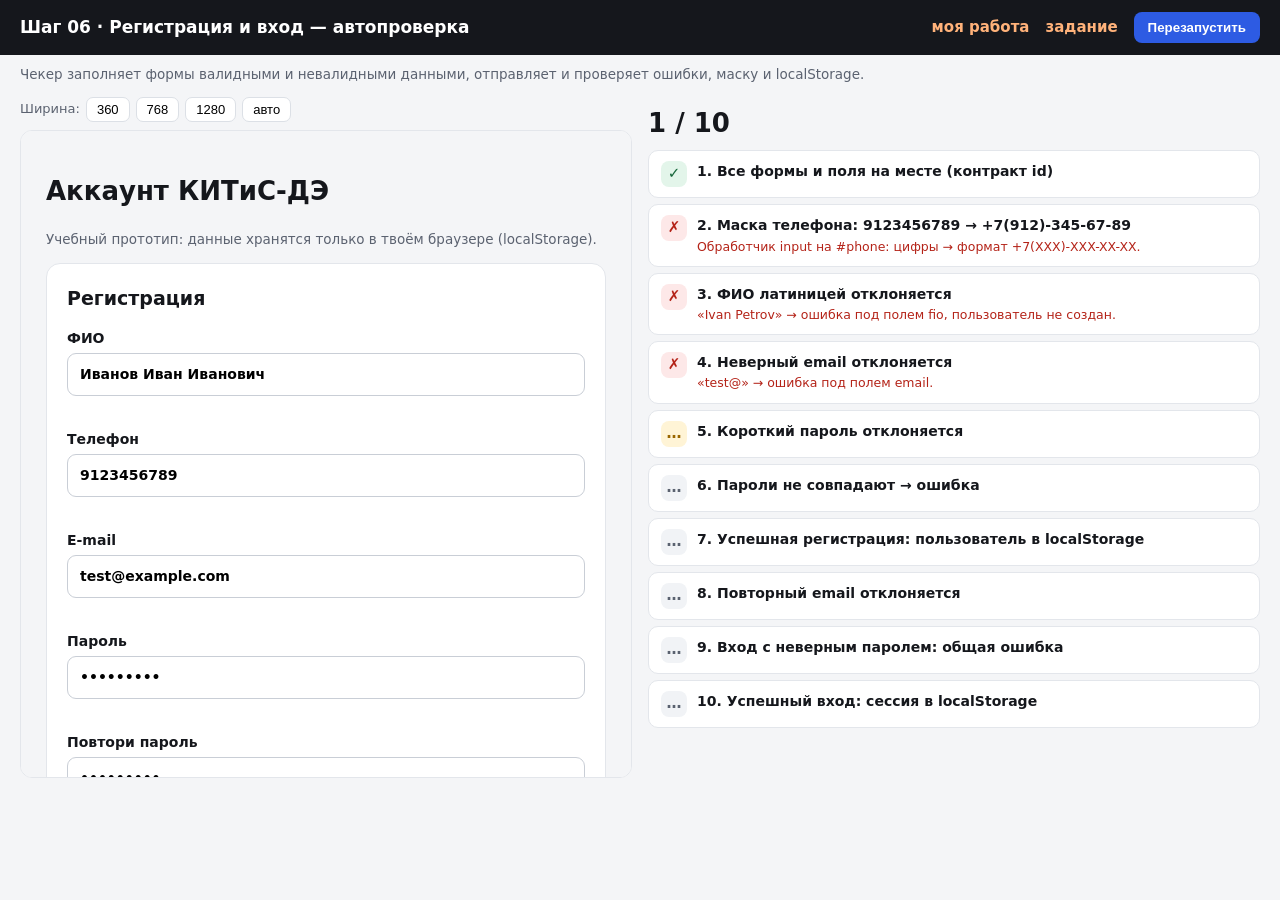
<file: steps/step-06-forms/check.html>
<!doctype html>
<html lang="ru">
<head>
<meta charset="utf-8">
<meta name="viewport" content="width=device-width, initial-scale=1">
<title>Проверка · Шаг 06 · Формы</title>
<link rel="stylesheet" href="../../tools/checker.css">
</head>
<body>
<header class="top">
<h1>Шаг 06 · Регистрация и вход — автопроверка</h1>
<a href="index.html">моя работа</a>
<a href="README.md">задание</a>
<button onclick="location.reload()">Перезапустить</button>
</header>
<p class="lead">Чекер заполняет формы валидными и невалидными данными, отправляет и проверяет ошибки, маску и localStorage.</p>
<main class="wrap">
<section class="pane">
<div class="sizes">Ширина:
<button data-w="360">360</button><button data-w="768">768</button><button data-w="1280">1280</button><button data-w="">авто</button>
</div>
<iframe id="frame" title="Твоя работа"></iframe>
</section>
<aside class="pane">
<div id="summary" class="summary">…</div>
<ol id="checks"></ol>
<div id="verdict" class="verdict"></div>
</aside>
</main>
<script src="../../tools/checker.js"></script>
<script src="checks.js"></script>
<script>
document.querySelectorAll('.sizes button').forEach(function (b) {
  b.addEventListener('click', function () {
    document.getElementById('frame').style.width = b.dataset.w ? b.dataset.w + 'px' : '';
  });
});
</script>
</body>
</html>
</file>
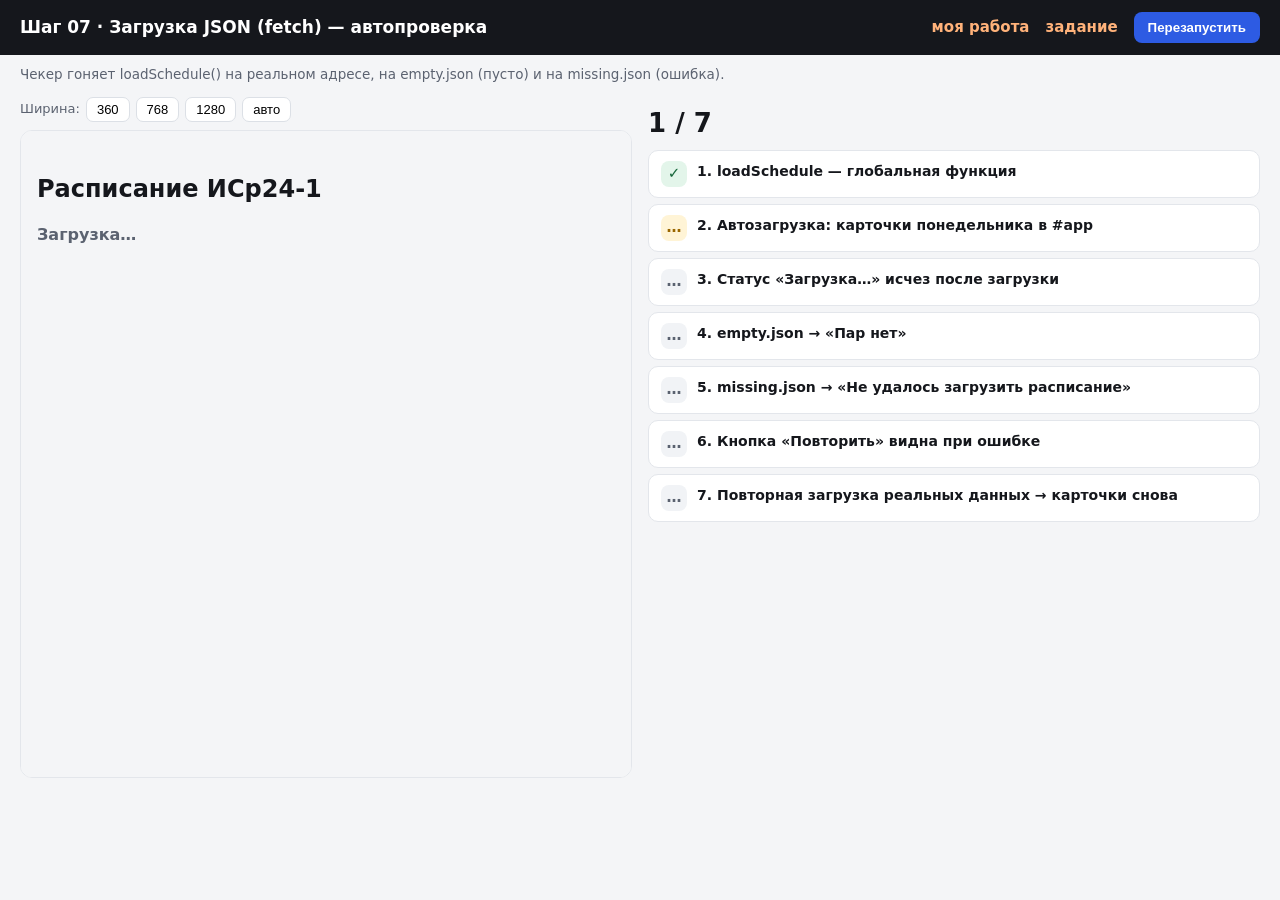
<file: steps/step-07-fetch/check.html>
<!doctype html>
<html lang="ru">
<head>
<meta charset="utf-8">
<meta name="viewport" content="width=device-width, initial-scale=1">
<title>Проверка · Шаг 07 · fetch</title>
<link rel="stylesheet" href="../../tools/checker.css">
</head>
<body>
<header class="top">
<h1>Шаг 07 · Загрузка JSON (fetch) — автопроверка</h1>
<a href="index.html">моя работа</a>
<a href="README.md">задание</a>
<button onclick="location.reload()">Перезапустить</button>
</header>
<p class="lead">Чекер гоняет loadSchedule() на реальном адресе, на empty.json (пусто) и на missing.json (ошибка).</p>
<main class="wrap">
<section class="pane">
<div class="sizes">Ширина:
<button data-w="360">360</button><button data-w="768">768</button><button data-w="1280">1280</button><button data-w="">авто</button>
</div>
<iframe id="frame" title="Твоя работа"></iframe>
</section>
<aside class="pane">
<div id="summary" class="summary">…</div>
<ol id="checks"></ol>
<div id="verdict" class="verdict"></div>
</aside>
</main>
<script src="../../tools/checker.js"></script>
<script src="checks.js"></script>
<script>
document.querySelectorAll('.sizes button').forEach(function (b) {
  b.addEventListener('click', function () {
    document.getElementById('frame').style.width = b.dataset.w ? b.dataset.w + 'px' : '';
  });
});
</script>
</body>
</html>
</file>
<file: steps/step-02-css/style.css>
/* Шаг 02 · карточка пары. Спецификация и цвета — в README.md. */

body { margin: 0; background: #F4F5F7; color: #15171C; font: 16px/1.5 system-ui, -apple-system, 'Segoe UI', sans-serif; }
main { max-width: 720px; margin: 0 auto; padding: 24px 16px; }
h1 { font-size: 24px; letter-spacing: -0.01em; }

.lessons {
  display: flex;
  flex-direction: column;
  /* TODO: gap, чтобы карточки не слипались (≥10px) */
}

.lesson-card {
  /* TODO по README:
     - display: flex; align-items: center; gap: 14px;
     - border-left: 5px solid var(--subject-color);
     - border-radius: 12px; padding: 14px 18px;
     - background: linear-gradient(90deg, ОТТЕНК 0%, ОТТЕНК-СВЕТЛЕЕ 45%, #FFFFFF 100%);
       (оттенки — готовые значения из таблицы README) */
}

.lesson-num {
  /* TODO: 40×40, border-radius 10px, белый фон, border 1px solid #E3E6EB,
     color: var(--subject-color); font-weight: 700; центрирование через flex */
}

.lesson-subject { font-weight: 600; }
.lesson-meta { color: #5B6270; font-size: 13.5px; }
</file>
<file: steps/step-03-bootstrap/style.css>
/* Шаг 02 · карточка пары. Спецификация и цвета — в README.md. */

body { margin: 0; background: #F4F5F7; color: #15171C; font: 16px/1.5 system-ui, -apple-system, 'Segoe UI', sans-serif; }
main { max-width: 720px; margin: 0 auto; padding: 24px 16px; }
h1 { font-size: 24px; letter-spacing: -0.01em; }


.lessons { gap: 10px }
.lesson-card { display: flex; align-items: center; gap: 14px; border-left: 5px solid var(--subject-color); border-radius: 12px; padding: 14px 18px;background: linear-gradient(90deg,  #d3d3d3 0%,  #dfdfdf 45%, #FFFFFF 100%);}
.lesson-num {40×40px, border-radius: 10px, #FFFFFF, border: 1px solid #E3E6EB; color: var(--subject-color); font-weight: 700;}
      


.lesson-subject { font-weight: 600; }
.lesson-meta { color: #5B6270; font-size: 13.5px; }
</file>
<file: steps/step-04-js-data/style.css>
/* Шаг 04 · базовые стили готовы — фокус на JS.
 * Бонус: перенеси сюда свои стили карточки из шага 2 и раскрась через l.color. */
body { margin: 0; background: #F4F5F7; color: #15171C; font: 16px/1.5 system-ui, -apple-system, 'Segoe UI', sans-serif; }
main { max-width: 720px; margin: 0 auto; padding: 24px 16px; }
h1 { font-size: 24px; }
#app { display: flex; flex-direction: column; gap: 10px; }
.day-title { font-size: 20px; font-weight: 700; margin: 8px 0; }
.lesson-card { display: flex; align-items: center; gap: 14px; background: #fff; border: 1px solid #E3E6EB; border-left: 5px solid #C9CED6; border-radius: 12px; padding: 14px 18px; }
.lesson-num { flex: none; width: 40px; height: 40px; border-radius: 10px; display: flex; align-items: center; justify-content: center; font-weight: 700; background: #F1F3F6; }
.lesson-subject { font-weight: 600; }
.lesson-meta { color: #5B6270; font-size: 13.5px; }
.empty { color: #5B6270; padding: 16px; }
</file>
<file: steps/step-05-js-events/style.css>
/* Шаг 05 · стили готовы — фокус на JS. Стили карточки можно перенести из шага 2/4. */
body { margin: 0; background: #F4F5F7; color: #15171C; font: 16px/1.5 system-ui, -apple-system, 'Segoe UI', sans-serif; }
main { max-width: 760px; margin: 0 auto; padding: 24px 16px; }
h1 { font-size: 24px; }
.toolbar { display: flex; flex-wrap: wrap; align-items: center; gap: 10px; margin-bottom: 16px; }
.days { display: flex; flex-wrap: wrap; gap: 6px; }
.day-btn { border: 1px solid #DCE0E6; background: #fff; border-radius: 9px; padding: 8px 13px; font-weight: 600; cursor: pointer; }
.day-btn.active { background: #15171C; color: #fff; border-color: #15171C; }
#fav-btn { border: 1px solid #DCE0E6; background: #fff; border-radius: 9px; padding: 8px 13px; cursor: pointer; font-weight: 600; }
#fav-btn[aria-pressed="true"] { background: #FFF4D6; border-color: #EFDCA0; }
#timer { font-weight: 700; color: #E06A1B; }
#app { display: flex; flex-direction: column; gap: 10px; }
.day-title { font-size: 20px; font-weight: 700; margin: 8px 0; }
.lesson-card { display: flex; align-items: center; gap: 14px; background: #fff; border: 1px solid #E3E6EB; border-left: 5px solid #C9CED6; border-radius: 12px; padding: 14px 18px; }
.lesson-card.current { outline: 2px solid #FF8A3D; outline-offset: 1px; }
.lesson-num { flex: none; width: 40px; height: 40px; border-radius: 10px; display: flex; align-items: center; justify-content: center; font-weight: 700; background: #F1F3F6; }
.lesson-subject { font-weight: 600; }
.lesson-meta { color: #5B6270; font-size: 13.5px; }
.empty { color: #5B6270; padding: 16px; }
</file>
<file: steps/step-06-forms/style.css>
/* Шаг 06 · формы. Разметка и стили готовы — фокус на JS-валидации. */
body { margin: 0; background: #F4F5F7; color: #15171C; font: 16px/1.5 system-ui, -apple-system, 'Segoe UI', sans-serif; }
main { max-width: 560px; margin: 0 auto; padding: 24px 16px 64px; }
h1 { font-size: 26px; }
.note { color: #5B6270; font-size: 13.5px; }
section { background: #fff; border: 1px solid #E3E6EB; border-radius: 14px; padding: 20px; margin-bottom: 16px; }
h2 { margin-top: 0; font-size: 19px; }
label { display: block; font-weight: 600; font-size: 14px; margin-top: 12px; }
input { display: block; width: 100%; box-sizing: border-box; margin-top: 4px; padding: 10px 12px; border: 1px solid #C9CED6; border-radius: 9px; font: inherit; }
input:focus { outline: 2px solid #2D5BE3; outline-offset: 1px; border-color: #2D5BE3; }
button { margin-top: 16px; border: 0; border-radius: 10px; padding: 11px 18px; background: #2D5BE3; color: #fff; font-weight: 700; cursor: pointer; }
.field-error { display: block; color: #B42318; font-size: 13px; min-height: 18px; margin-top: 3px; }
.success { color: #17663A; font-weight: 600; }
</file>
<file: steps/step-07-fetch/style.css>
/* Шаг 07 · стили готовы — фокус на fetch. Стили карточки можно перенести из шага 4. */
body { margin: 0; background: #F4F5F7; color: #15171C; font: 16px/1.5 system-ui, -apple-system, 'Segoe UI', sans-serif; }
main { max-width: 720px; margin: 0 auto; padding: 24px 16px; }
h1 { font-size: 24px; }
#status { color: #5B6270; font-weight: 600; }
#retry { border: 0; border-radius: 9px; padding: 9px 16px; background: #2D5BE3; color: #fff; font-weight: 700; cursor: pointer; margin-bottom: 12px; }
#app { display: flex; flex-direction: column; gap: 10px; }
.day-title { font-size: 20px; font-weight: 700; margin: 8px 0; }
.lesson-card { display: flex; align-items: center; gap: 14px; background: #fff; border: 1px solid #E3E6EB; border-left: 5px solid #C9CED6; border-radius: 12px; padding: 14px 18px; }
.lesson-num { flex: none; width: 40px; height: 40px; border-radius: 10px; display: flex; align-items: center; justify-content: center; font-weight: 700; background: #F1F3F6; }
.lesson-subject { font-weight: 600; }
.lesson-meta { color: #5B6270; font-size: 13.5px; }
.empty { color: #5B6270; padding: 16px; }
</file>
<file: tools/checker.css>
/* Стили страницы автопроверки (check.html) */
* { box-sizing: border-box; }
body { margin: 0; background: #F4F5F7; color: #15171C; font: 15px/1.45 system-ui, -apple-system, 'Segoe UI', sans-serif; }
.top { display: flex; flex-wrap: wrap; align-items: center; gap: 8px 16px; padding: 12px 20px; background: #15171C; color: #fff; }
.top h1 { flex: 1 1 300px; margin: 0; font-size: 17px; }
.top a { color: #FFB27A; text-decoration: none; font-weight: 600; }
.top button { border: 0; border-radius: 8px; padding: 8px 14px; background: #2D5BE3; color: #fff; font-weight: 600; cursor: pointer; }
.lead { margin: 10px 20px 0; color: #5B6270; font-size: 13.5px; }
.wrap { display: flex; flex-wrap: wrap; gap: 16px; padding: 12px 20px 32px; align-items: flex-start; }
.pane { flex: 1 1 420px; min-width: 0; }
.sizes { display: flex; gap: 6px; align-items: center; margin-bottom: 8px; font-size: 13px; color: #5B6270; }
.sizes button { border: 1px solid #DCE0E6; background: #fff; border-radius: 7px; padding: 4px 10px; cursor: pointer; font-size: 13px; }
#frame { width: 100%; height: 72vh; border: 1px solid #E3E6EB; border-radius: 12px; background: #fff; display: block; }
.summary { font-size: 26px; font-weight: 700; padding: 8px 0; }
#checks { list-style: none; margin: 0; padding: 0; display: grid; gap: 6px; }
.check { display: flex; gap: 10px; background: #fff; border: 1px solid #E3E6EB; border-radius: 10px; padding: 10px 12px; }
.check b { font-size: 14px; display: block; }
.check small { color: #5B6270; font-size: 12.5px; display: block; margin-top: 2px; }
.check .mark { flex: none; width: 26px; height: 26px; border-radius: 8px; display: flex; align-items: center; justify-content: center; font-weight: 700; background: #F1F3F6; color: #5B6270; }
.check.pass .mark { background: #E3F5EA; color: #17663A; }
.check.fail .mark { background: #FDE8E8; color: #B42318; }
.check.fail small { color: #B42318; }
.check.running .mark { background: #FFF4D6; color: #9A6700; }
.verdict { margin-top: 12px; padding: 12px 14px; border-radius: 10px; font-size: 14px; }
.verdict.ok { background: #E3F5EA; color: #17663A; }
.verdict.bad { background: #FDE8E8; color: #B42318; }
.verdict.warn { background: #FFF4D6; color: #9A6700; }
code { background: #F1F3F6; border-radius: 5px; padding: 1px 5px; font-size: 0.95em; }
</file>
